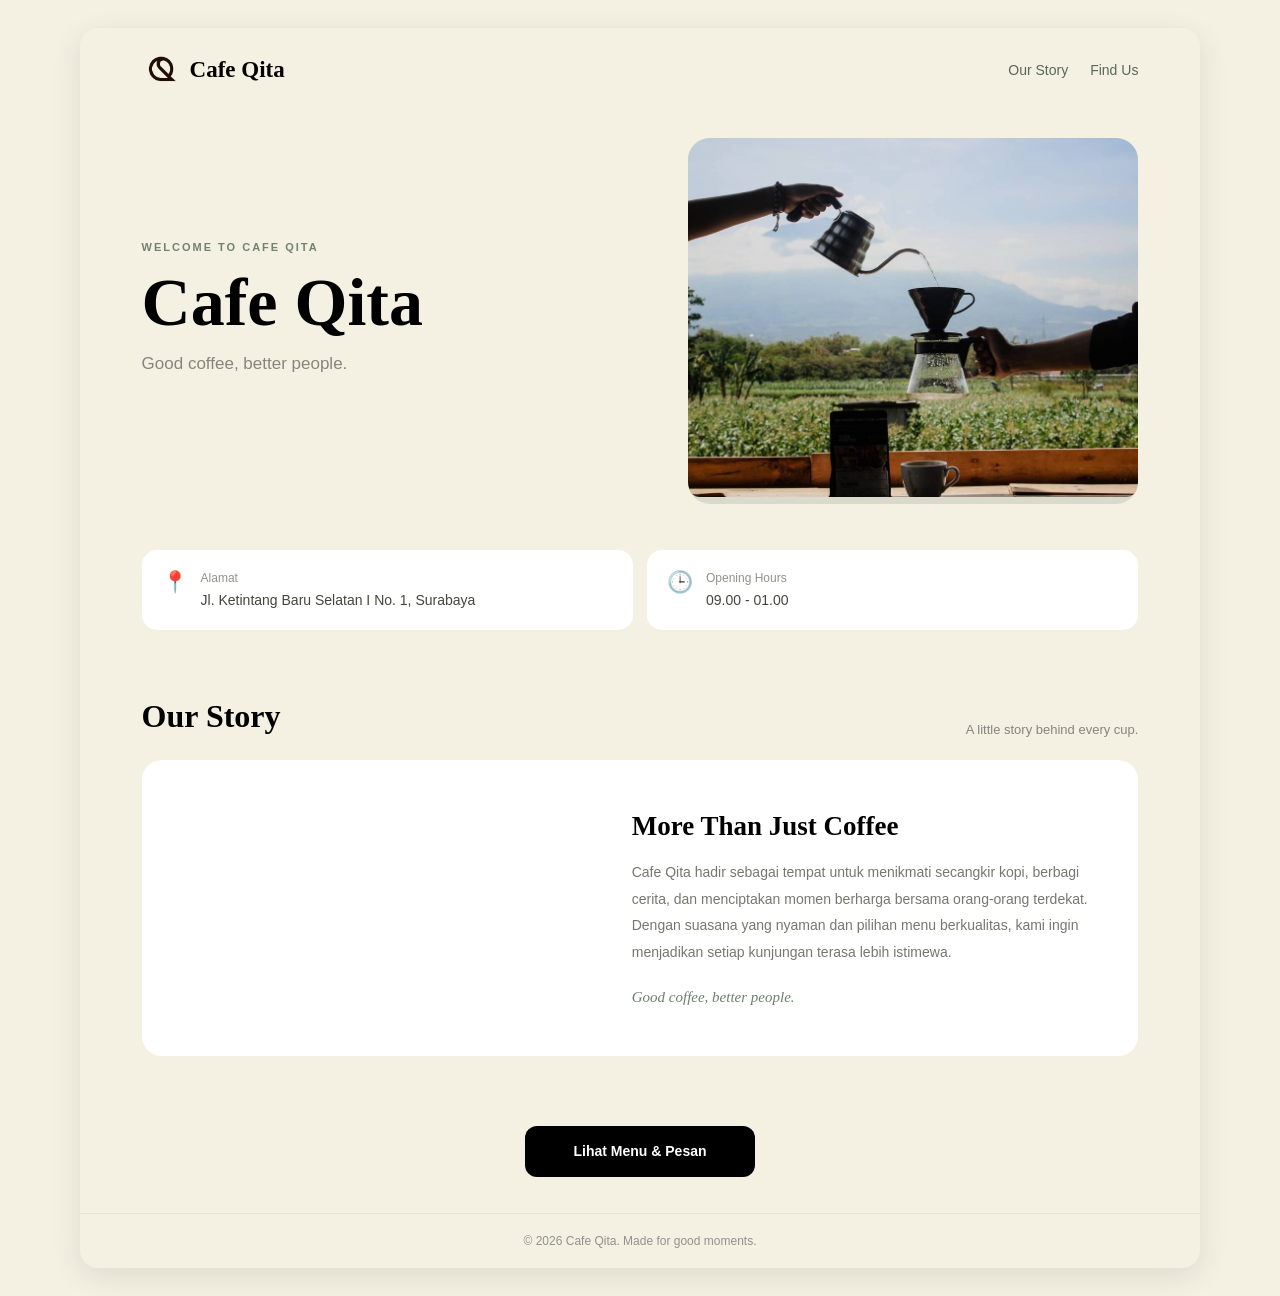
<file: index.html>
<!DOCTYPE html>
<html lang="id">
    <head>
        <meta charset="UTF-8" />
        <meta name="viewport" content="width=device-width, initial-scale=1.0" />
        <title>Cafe Qita | Good coffee, better people.</title>
        <link rel="stylesheet" href="css/profile.css" />
    </head>

    <script>
        const params = new URLSearchParams(window.location.search);

        const idMeja = params.get("id_meja");
        const idPelanggan = params.get("id_pelanggan");

        if (idMeja) {
            sessionStorage.setItem("idMeja", idMeja);
        }

        if (idPelanggan) {
            sessionStorage.setItem("idPelanggan", idPelanggan);
        }

        const menuButton = document.querySelector(".bottom-cta .btn");

        if (menuButton) {
            const meja = sessionStorage.getItem("idMeja");
            const pelanggan = sessionStorage.getItem("idPelanggan");

            if (meja) {
                menuButton.href =
                    "menu.html?id_meja=" +
                    encodeURIComponent(meja) +
                    "&id_pelanggan=" +
                    encodeURIComponent(pelanggan || "");
            }
        }
    </script>

    <body>
        <main class="page">
            <header class="navbar">
                <a class="brand" href="#">
                    <img src="assets/logocafe.png" alt="Logo Cafe Qita" />
                    <span>Cafe Qita</span>
                </a>

                <div class="nav-right">
                    <a class="nav-link" href="#our-story">Our Story</a>
                    <a class="nav-link" href="#information">Find Us</a>
                </div>
            </header>

            <section class="hero">
                <div class="hero-copy">
                    <p class="eyebrow">Welcome to Cafe Qita</p>
                    <h1>Cafe Qita</h1>
                    <p class="tagline">Good coffee, better people.</p>
                </div>
                <div class="hero-image">
                    <img
                        src="assets/fotoindex.jpeg"
                        alt="Interior cafe yang nyaman"
                        style="width: 100%; height: 100%; object-fit: cover; border-radius: 12px"
                    />
                </div>
            </section>

            <section class="info-grid" id="information">
                <div class="info-card">
                    <span class="info-icon">📍</span>
                    <div>
                        <span class="info-label">Alamat</span>
                        <p class="info-value">Jl. Ketintang Baru Selatan I No. 1, Surabaya</p>
                    </div>
                </div>
                <div class="info-card">
                    <span class="info-icon">🕒</span>
                    <div>
                        <span class="info-label">Opening Hours</span>
                        <p class="info-value">09.00 - 01.00</p>
                    </div>
                </div>
            </section>

            <section class="story-section" id="our-story">
                <div class="section-top">
                    <h2>Our Story</h2>
                    <p>A little story behind every cup.</p>
                </div>
                <article class="story-card">
                    <div
                        class="story-image"
                        role="img"
                        aria-label="Suasana dan kopi di Cafe Qita"
                    ></div>
                    <div class="story-copy">
                        <h3>More Than Just Coffee</h3>
                        <p>
                            Cafe Qita hadir sebagai tempat untuk menikmati secangkir kopi, berbagi
                            cerita, dan menciptakan momen berharga bersama orang-orang terdekat.
                            Dengan suasana yang nyaman dan pilihan menu berkualitas, kami ingin
                            menjadikan setiap kunjungan terasa lebih istimewa.
                        </p>
                        <span class="story-note">Good coffee, better people.</span>
                    </div>
                </article>
            </section>

            <div class="bottom-cta">
                <a class="btn" href="menu.html">Lihat Menu &amp; Pesan</a>
            </div>

            <footer>© 2026 Cafe Qita. Made for good moments.</footer>
        </main>
    </body>
</html>
</file>
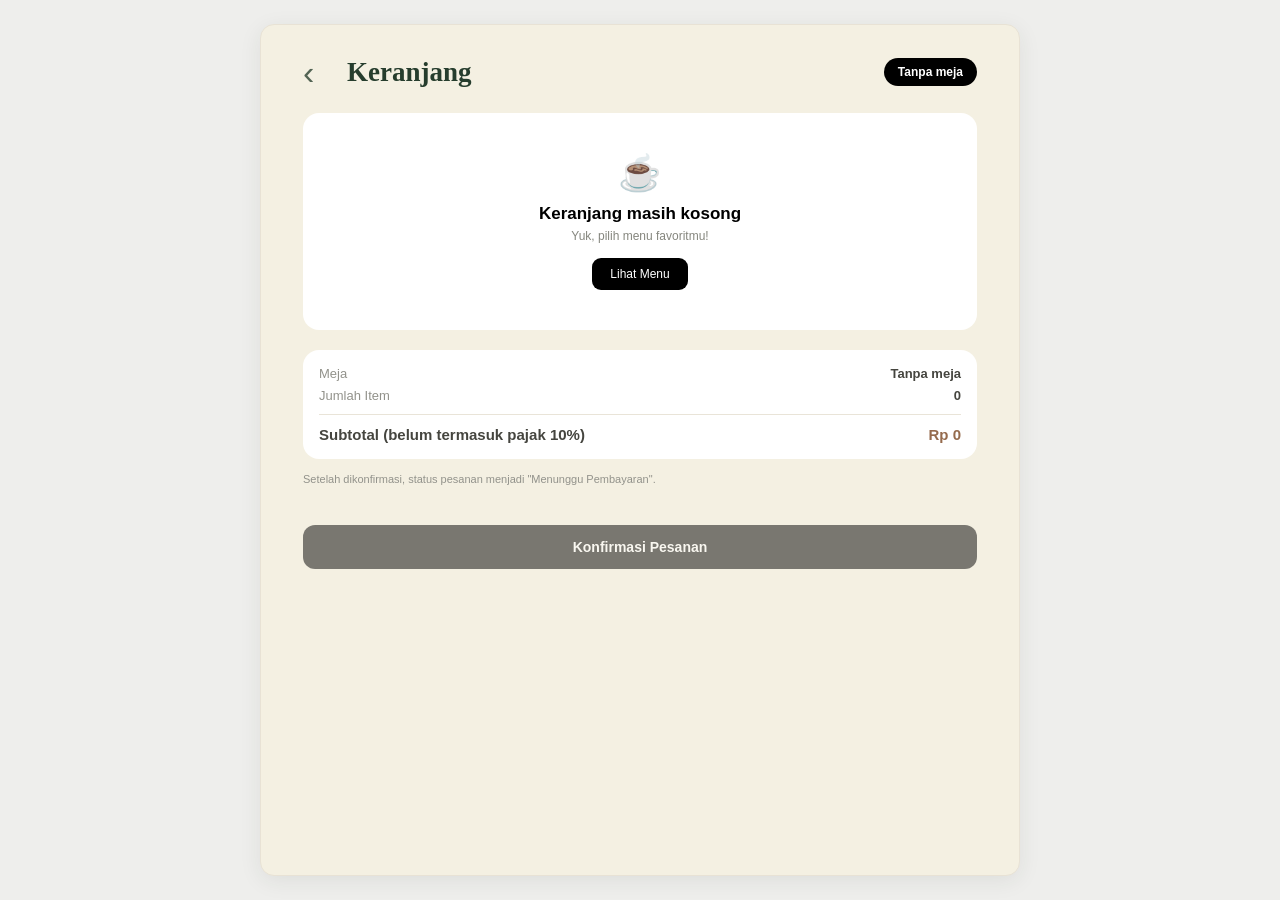
<file: keranjang.html>
<!DOCTYPE html>
<html lang="id">
    <head>
        <meta charset="UTF-8" />
        <meta name="viewport" content="width=device-width, initial-scale=1.0" />
        <title>Keranjang | Cafe Qita</title>
        <link rel="stylesheet" href="css/keranjang.css" />
    </head>
    <body>
        <main class="cart-page">
            <header class="cart-header">
                <a href="menu.html" class="back-link">‹</a>
                <h1>Keranjang</h1>
                <span class="table-pill" id="table-number">Tanpa meja</span>
            </header>

            <section class="cart-items" id="cart-items"></section>

            <section class="order-summary">
                <div class="summary-row">
                    <span>Meja</span>
                    <strong id="summary-table-number">Tanpa meja</strong>
                </div>

                <div class="summary-row">
                    <span>Jumlah Item</span>
                    <strong id="total-items">0</strong>
                </div>

                <div class="summary-divider"></div>

                <div class="summary-row total-row">
                    <strong>Subtotal (belum termasuk pajak 10%)</strong>
                    <strong id="total-price">Rp 0</strong>
                </div>
            </section>

            <p class="cart-note">
                Setelah dikonfirmasi, status pesanan menjadi "Menunggu Pembayaran".
            </p>

            <div class="bottom-action">
                <button class="confirm-button" id="confirm-order">Konfirmasi Pesanan</button>
            </div>
        </main>

        <div class="popup-overlay" id="confirmation-popup">
            <div class="confirmation-popup">
                <h2>Pesanan sudah sesuai?</h2>

                <p>Pastikan pesanan Anda sudah benar sebelum melanjutkan ke pembayaran.</p>

                <div class="popup-buttons">
                    <button class="cancel-button" id="cancel-order">Batal</button>

                    <button class="payment-button" id="continue-payment">
                        Lanjut<br />Pembayaran
                    </button>
                </div>
            </div>
        </div>

        <script src="data.js"></script>
        <script src="keranjang.js"></script>
    </body>
</html>
</file>
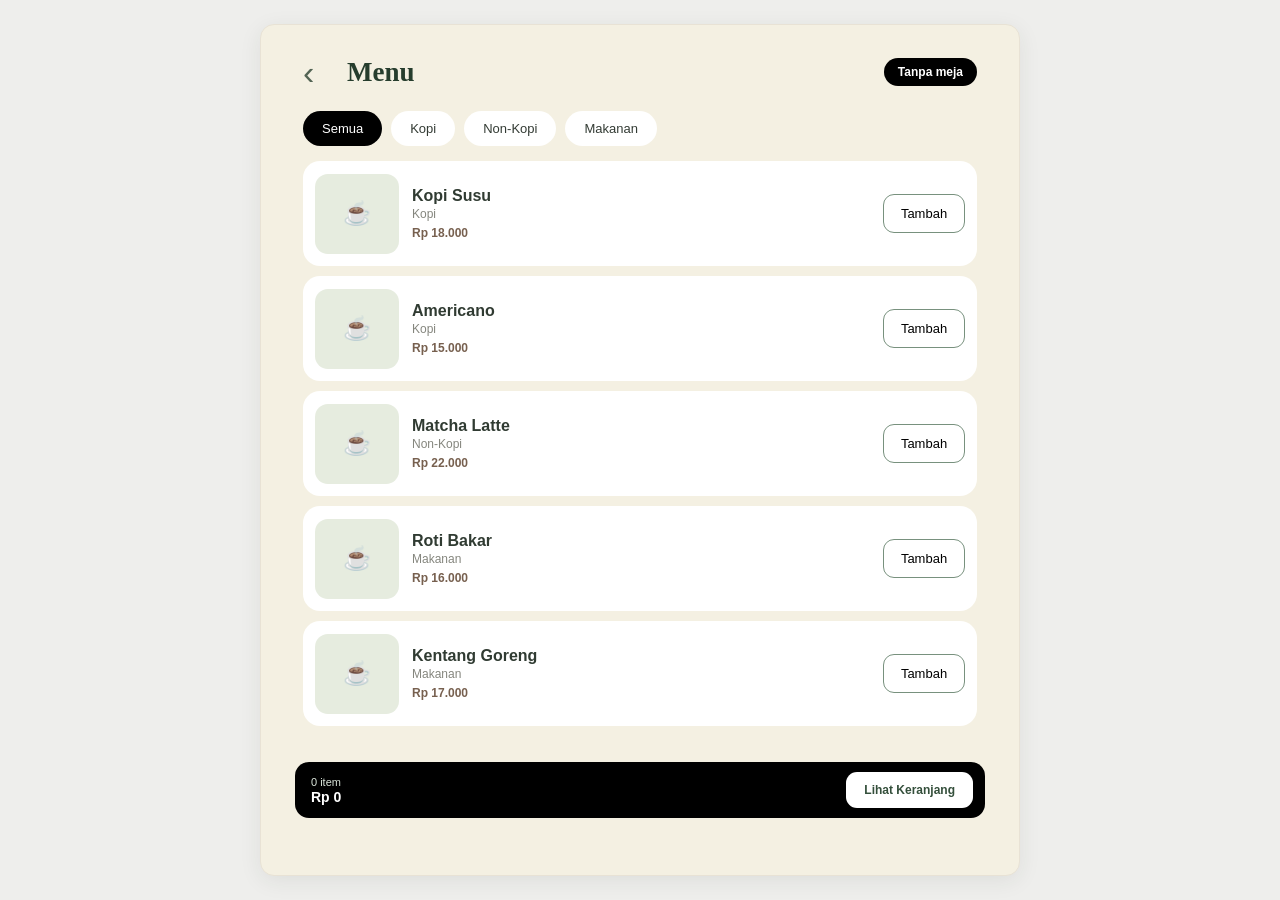
<file: menu.html>
<!DOCTYPE html>
<html lang="id">
    <head>
        <meta charset="UTF-8" />
        <meta name="viewport" content="width=device-width, initial-scale=1.0" />
        <title>Menu | Cafe Qita</title>
        <link rel="stylesheet" href="css/menu.css" />
    </head>
    <body>
        <main class="menu-page">
            <header class="menu-header">
                <a href="index.html" class="back-link">‹</a>
                <h1>Menu</h1>
                <span class="table-pill" id="table-number">Tanpa meja</span>
            </header>

            <nav class="category-list">
                <button class="category active" data-category="Semua">Semua</button>
                <button class="category" data-category="Kopi">Kopi</button>
                <button class="category" data-category="Non-Kopi">Non-Kopi</button>
                <button class="category" data-category="Makanan">Makanan</button>
            </nav>

            <section class="product-list" id="product-list"></section>

            <section class="cart-bar">
                <div class="cart-summary">
                    <span id="cart-count">0 item</span>
                    <strong id="cart-total">Rp 0</strong>
                </div>
                <button class="cart-button" id="view-cart">Lihat Keranjang</button>
            </section>
        </main>

        <script src="data.js"></script>
        <script src="menu.js"></script>
    </body>
</html>
</file>
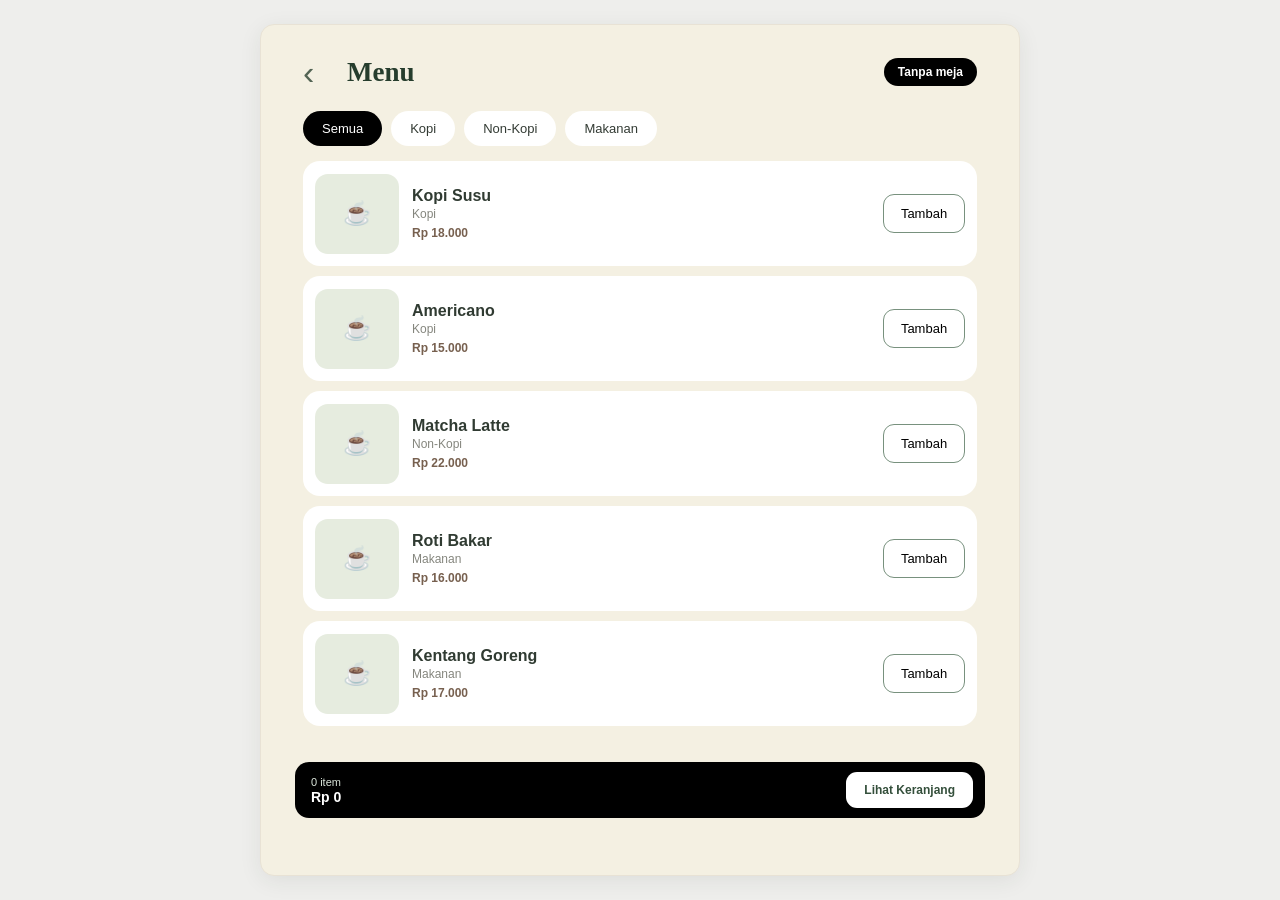
<file: pembayaran.html>
<!DOCTYPE html>
<html lang="id">
    <head>
        <meta charset="UTF-8" />
        <meta name="viewport" content="width=device-width, initial-scale=1.0" />
        <title>Pembayaran | Cafe Qita</title>
        <link rel="stylesheet" href="css/checkout.css" />
    </head>
    <body>
        <main class="checkout-page">
            <header class="checkout-header">
                <a class="back-link" id="back-link" href="keranjang.html">‹</a>
                <h1>Pembayaran</h1>
                <span class="table-pill" id="table-number">Tanpa meja</span>
            </header>
            <section class="panel">
                <h2>Data Pemesan</h2>
                <label class="field-label" for="customer-name">Nama pelanggan</label
                ><input
                    class="field-input"
                    id="customer-name"
                    type="text"
                    maxlength="60"
                    placeholder="Masukkan nama Anda"
                    autocomplete="name"
                />
                <p class="error" id="name-error" hidden>Nama pelanggan wajib diisi.</p>
            </section>
            <section class="panel">
                <h2>Complete Payment</h2>
                <label class="payment-option" for="payment-qris">
                    <span><strong>QRIS</strong><small>Scan untuk membayar</small></span>
                    <input
                        type="radio"
                        id="payment-qris"
                        name="payment-method"
                        value="QRIS"
                        checked
                    />
                </label>
            </section>
            <section class="panel">
                <h2>Ringkasan Pembayaran</h2>
                <div id="order-summary"></div>
                <div class="checkout-divider"></div>
                <div class="checkout-row checkout-total">
                    <span>Total pembayaran</span><strong id="grand-total">Rp 0</strong>
                </div>
            </section>
            <div class="notice">
                Periksa kembali nama dan total pesanan sebelum melanjutkan pembayaran.
            </div>
            <div class="action-bar">
                <button class="primary-btn" id="continue-payment">Bayar</button>
            </div>

            <div class="confirm-overlay" id="confirm-overlay" hidden>
                <section
                    class="confirm-dialog"
                    role="dialog"
                    aria-modal="true"
                    aria-labelledby="confirm-title"
                >
                    <h2 id="confirm-title">Cek lagi sebelum bayar</h2>
                    <p id="confirm-message">Pastikan nama dan total pesanan sudah benar.</p>
                    <div class="confirm-actions">
                        <button type="button" class="confirm-check" id="review-order">
                            Cek Lagi
                        </button>
                        <button type="button" class="confirm-pay" id="confirm-pay">
                            Bayar Sekarang
                        </button>
                    </div>
                </section>
            </div>
        </main>
        <script src="data.js"></script>
        <script src="pembayaran.js"></script>
    </body>
</html>
</file>
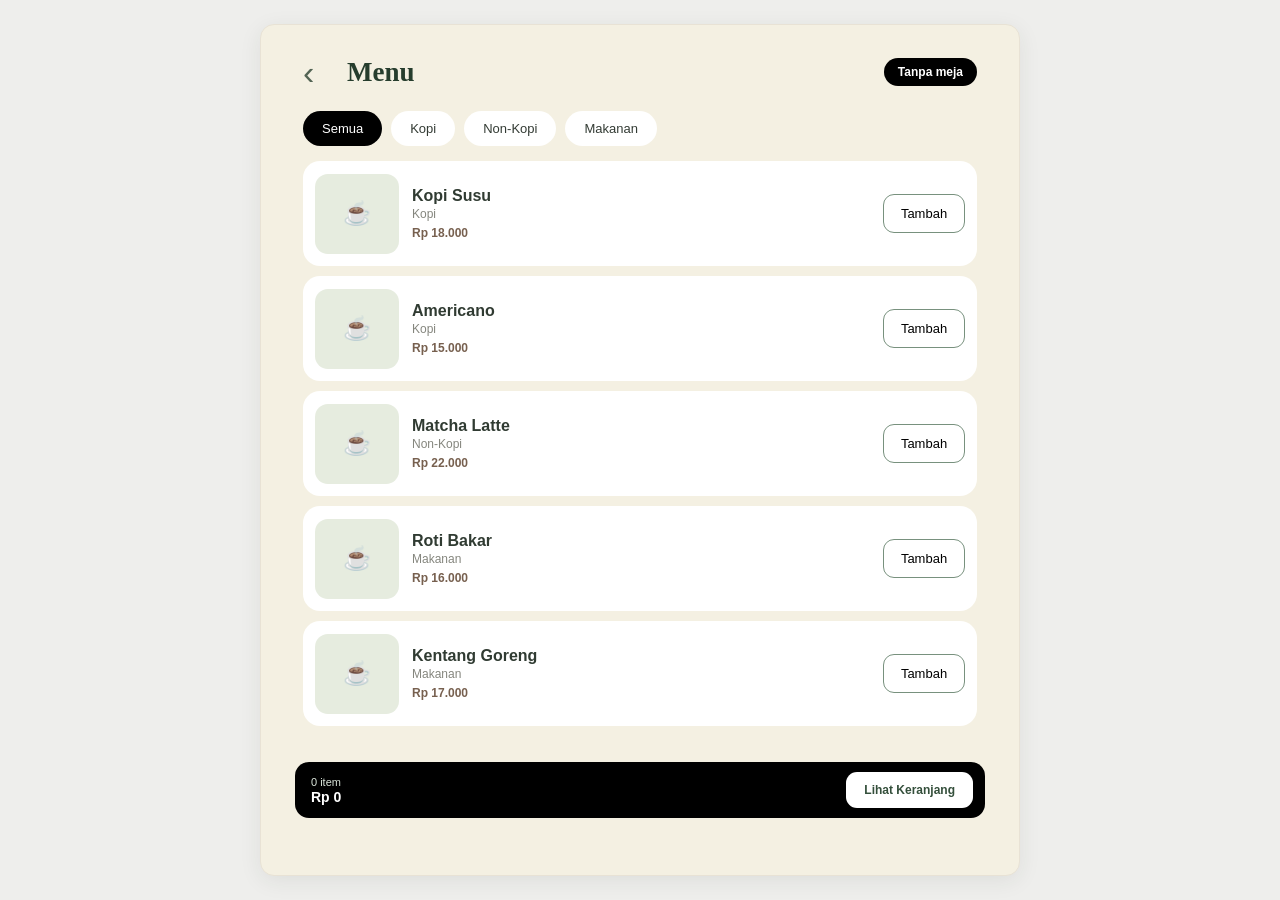
<file: qris.html>
<!DOCTYPE html>
<html lang="id">
    <head>
        <meta charset="UTF-8" />
        <meta name="viewport" content="width=device-width, initial-scale=1.0" />
        <title>Pembayaran QRIS | Cafe Qita</title>
        <link rel="stylesheet" href="css/checkout.css" />
    </head>
    <body>
        <main class="checkout-page">
            <header class="checkout-header">
                <a class="back-link" href="pembayaran.html">‹</a>
                <h1>Pembayaran QRIS</h1>
            </header>
            <section class="panel center">
                <p class="muted">Selesaikan pembayaran sebelum waktu habis</p>
                <div class="timer" id="timer">10:00</div>
                <div class="qris-image-wrap">
                    <img
                        class="qris-image"
                        src="assets/qris-cafe-qita.jpeg"
                        alt="Kode QRIS resmi Cafe Qita"
                    />
                </div>
                <p class="muted">Total pembayaran</p>
                <h2 id="total-payment">Rp 0</h2>
                <p class="notice" style="margin-top: 14px">
                    Scan QRIS Cafe Qita di atas melalui aplikasi pembayaran. Masukkan nominal sesuai
                    total pembayaran yang tertera.
                </p>
                <p class="error" id="expired-message" hidden>
                    Waktu pembayaran habis. Silakan ulangi proses pembayaran.
                </p>
            </section>
            <section class="panel">
                <h2>Instruksi</h2>
                <p class="muted">1. Buka aplikasi pembayaran yang mendukung QRIS.</p>
                <p class="muted">2. Scan kode QRIS resmi Cafe Qita.</p>
                <p class="muted">
                    3. Masukkan nominal sesuai total pembayaran yang tertera, lalu pastikan nama
                    merchant dan nominal sudah benar sebelum membayar.
                </p>
            </section>
            <div class="action-bar">
                <button class="primary-btn" id="simulate-payment">
                    Simulasikan Pembayaran Berhasil
                </button>
                <p class="muted center" style="margin-top: 8px">
                    Tombol simulasi hanya untuk pengujian tugas.
                </p>
            </div>
        </main>
        <script src="qris.js"></script>
    </body>
</html>
</file>
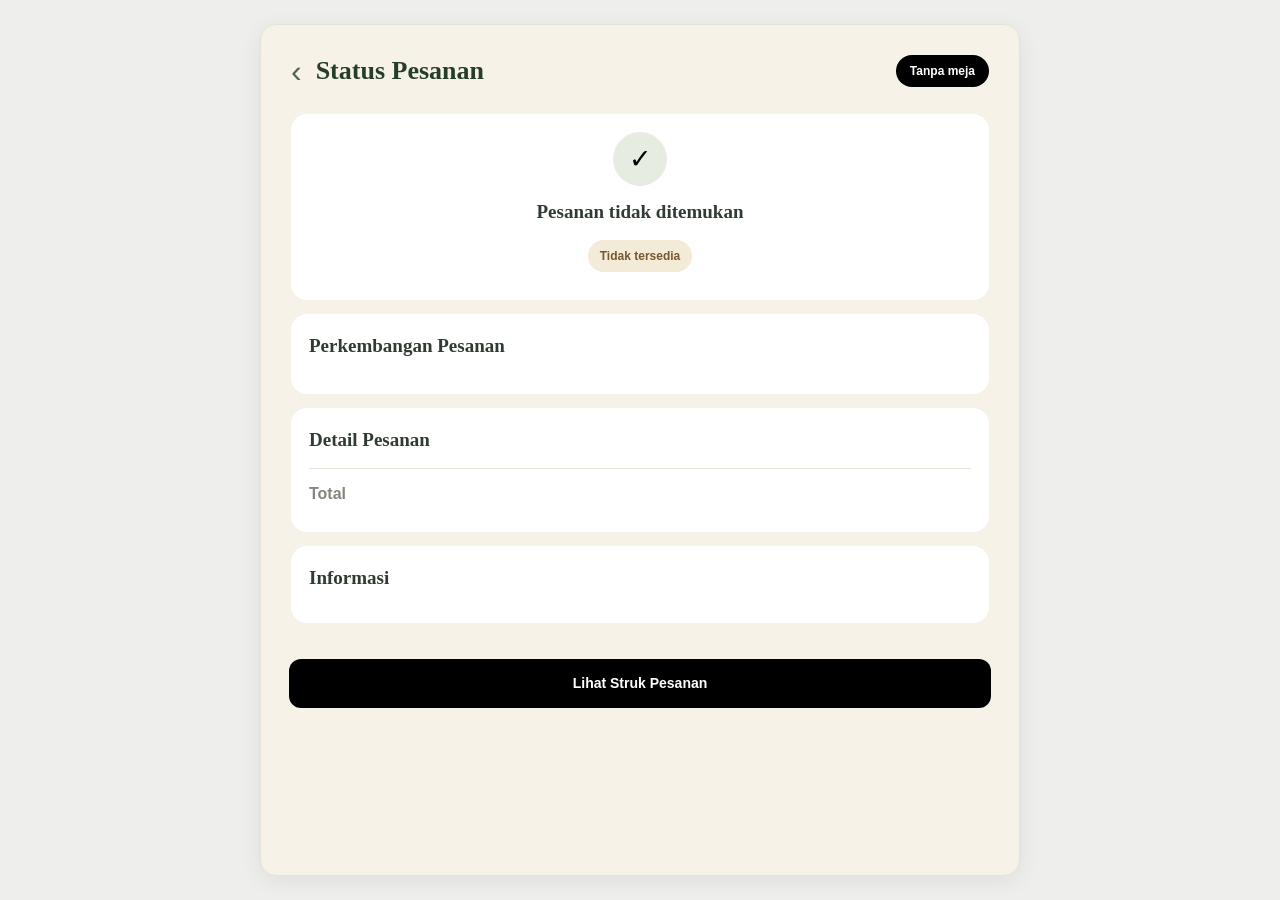
<file: status-pesanan.html>
<!DOCTYPE html>
<html lang="id">
    <head>
        <meta charset="UTF-8" />
        <meta name="viewport" content="width=device-width, initial-scale=1.0" />
        <title>Status Pesanan | Cafe Qita</title>
        <link rel="stylesheet" href="css/checkout.css" />
    </head>
    <body>
        <main class="checkout-page">
            <header class="checkout-header">
                <a class="back-link" href="menu.html">‹</a>
                <h1>Status Pesanan</h1>
                <span class="table-pill" id="table-number">Tanpa meja</span>
            </header>
            <section class="panel center">
                <div class="success-mark">✓</div>
                <h2 id="status-title">Pesanan diterima</h2>
                <span class="status-badge" id="status-badge">Diproses</span>
                <p class="muted" id="order-number" style="margin-top: 10px"></p>
            </section>
            <section class="panel">
                <h2>Perkembangan Pesanan</h2>
                <div class="status-steps" id="status-steps"></div>
            </section>
            <section class="panel">
                <h2>Detail Pesanan</h2>
                <div id="items-detail"></div>
                <div class="checkout-divider"></div>
                <div class="checkout-row checkout-total">
                    <span>Total</span><strong id="order-total"></strong>
                </div>
            </section>
            <section class="panel">
                <h2>Informasi</h2>
                <p class="muted" id="order-info"></p>
            </section>
            <div class="action-bar">
                <a class="primary-btn" id="receipt-link" href="struk.html">Lihat Struk Pesanan</a>
            </div>
        </main>
        <script src="status-pesanan.js"></script>
    </body>
</html>
</file>
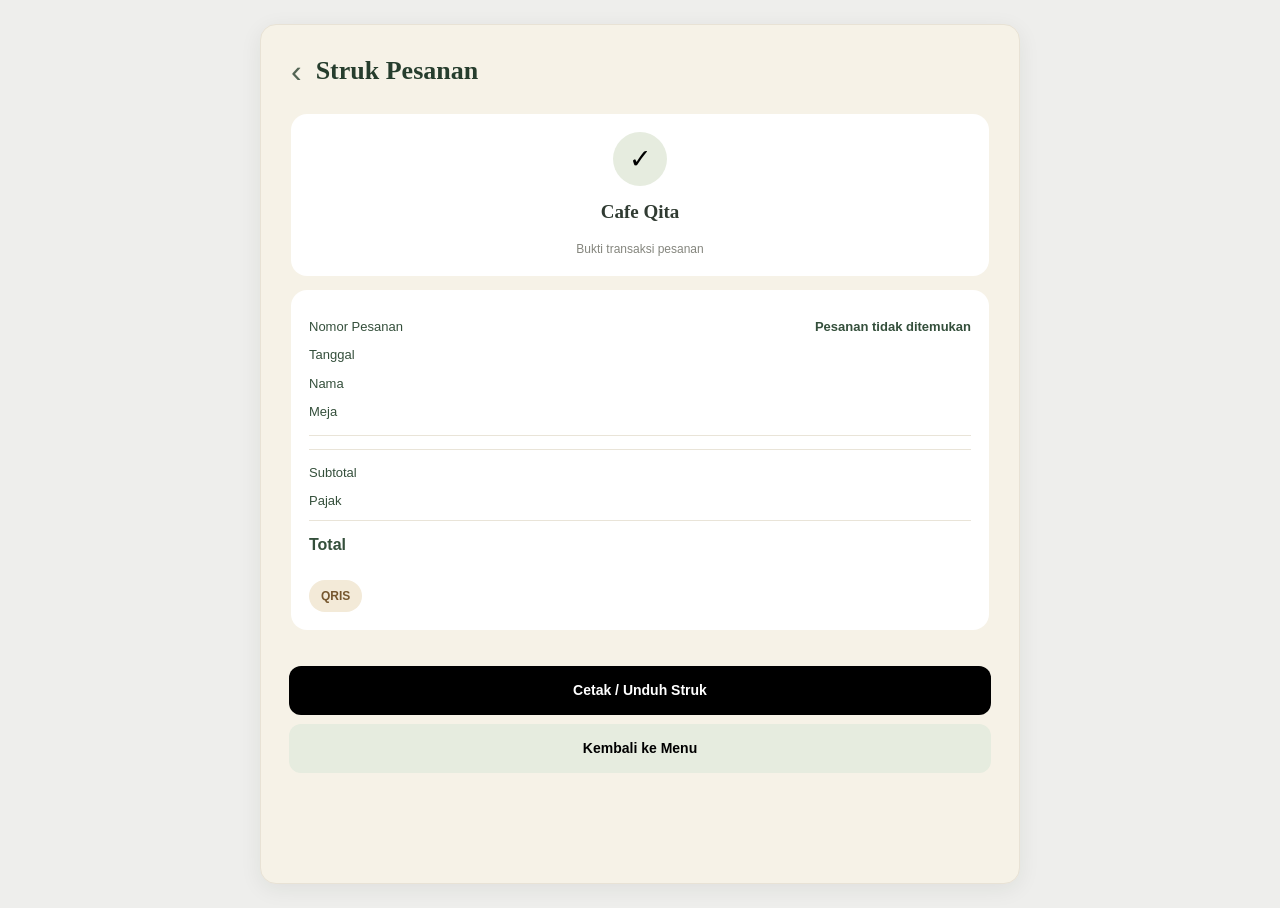
<file: struk.html>
<!DOCTYPE html>
<html lang="id">
    <head>
        <meta charset="UTF-8" />
        <meta name="viewport" content="width=device-width, initial-scale=1.0" />
        <title>Struk Pesanan | Cafe Qita</title>
        <link rel="stylesheet" href="css/checkout.css" />
    </head>
    <body>
        <main class="checkout-page">
            <header class="checkout-header">
                <a class="back-link" href="status-pesanan.html">‹</a>
                <h1>Struk Pesanan</h1>
            </header>
            <section class="panel center">
                <div class="success-mark">✓</div>
                <h2>Cafe Qita</h2>
                <p class="muted">Bukti transaksi pesanan</p>
            </section>
            <section class="panel">
                <div class="receipt-line">
                    <span>Nomor Pesanan</span><strong id="receipt-id"></strong>
                </div>
                <div class="receipt-line">
                    <span>Tanggal</span><strong id="receipt-date"></strong>
                </div>
                <div class="receipt-line"><span>Nama</span><strong id="receipt-name"></strong></div>
                <div class="receipt-line">
                    <span>Meja</span><strong id="receipt-table"></strong>
                </div>
                <div class="checkout-divider"></div>
                <div id="receipt-items"></div>
                <div class="checkout-divider"></div>
                <div class="receipt-line">
                    <span>Subtotal</span><strong id="receipt-subtotal"></strong>
                </div>
                <div class="receipt-line"><span>Pajak</span><strong id="receipt-tax"></strong></div>
                <div class="receipt-line receipt-total">
                    <span>Total</span><strong id="receipt-total"></strong>
                </div>
                <p class="status-badge" id="receipt-payment" style="margin-top: 14px">QRIS</p>
            </section>
            <div class="action-bar no-print">
                <button class="primary-btn" id="print-receipt">Cetak / Unduh Struk</button
                ><a class="secondary-btn" href="menu.html" style="margin-top: 9px"
                    >Kembali ke Menu</a
                >
            </div>
        </main>
        <script src="struk.js"></script>
    </body>
</html>
</file>
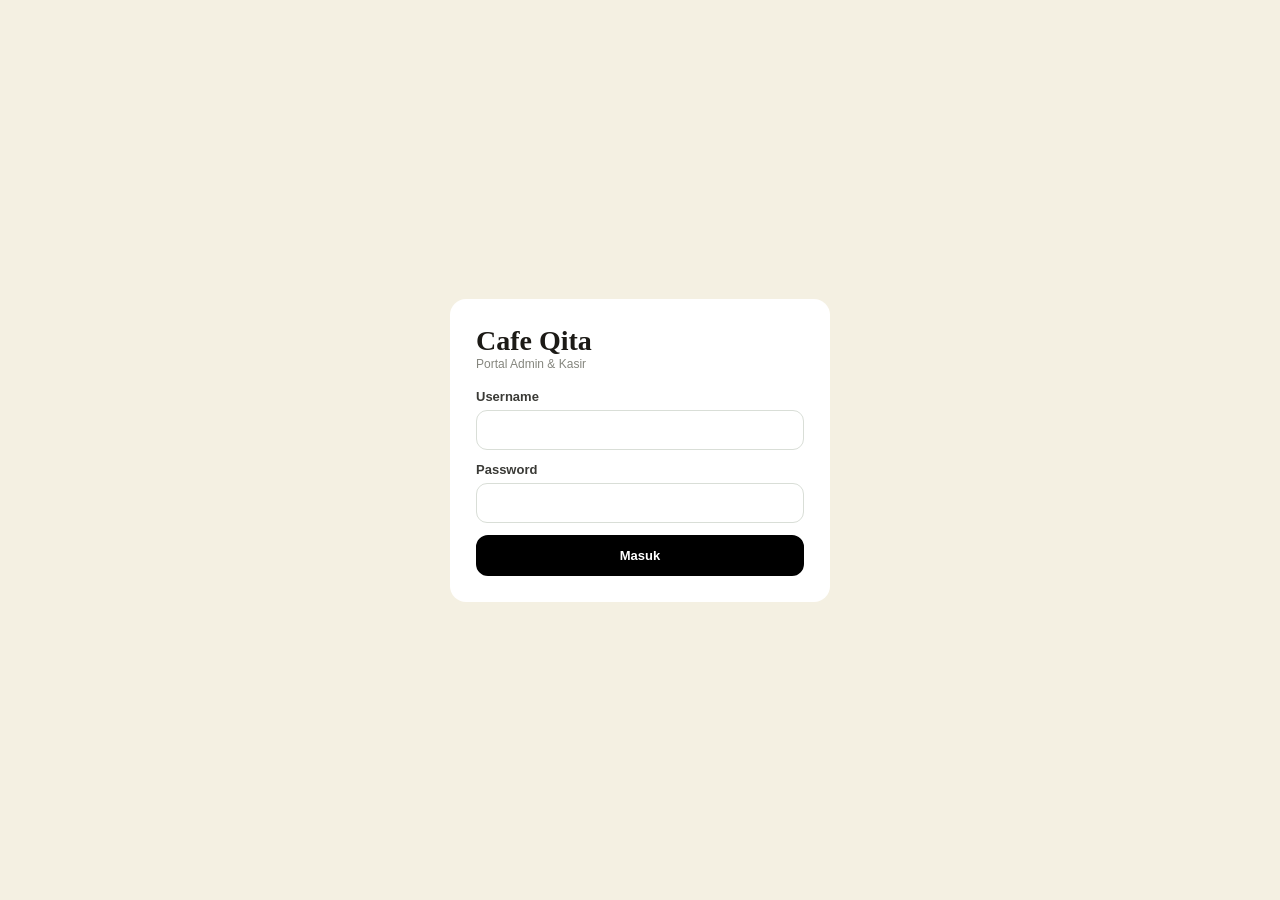
<file: portal/admin.html>
<!DOCTYPE html>
<html lang="id">
    <head>
        <meta charset="UTF-8" />
        <meta name="viewport" content="width=device-width, initial-scale=1.0" />
        <title>Admin | Cafe Qita</title>
        <link rel="stylesheet" href="portal.css" />
    </head>
    <body>
        <div class="shell">
            <aside class="sidebar">
                <div class="brand">
                    <img src="../assets/logocafe.png" alt="" onerror="this.hidden = true" />
                    <strong>Cafe Qita</strong>
                </div>
                <nav class="nav">
                    <button class="active" data-view="dashboard">Dashboard</button>
                    <button data-view="laporan">Laporan</button>
                    <button id="logout">Logout</button>
                </nav>
                <div class="side-user"><strong id="user-nama"></strong><small>Admin</small></div>
            </aside>

            <main class="content">
                <div id="view-dashboard" class="content" style="padding: 0">
                    <div class="greeting"><h1 id="hello">Halo!</h1></div>

                    <section class="stats">
                        <div class="stat">
                            <div><span>Total Menu</span><strong id="st-menu">0</strong></div>
                        </div>
                        <div class="stat">
                            <div><span>Total Transaksi</span><strong id="st-trx">0</strong></div>
                        </div>
                        <div class="stat">
                            <div>
                                <span>Total Pendapatan</span><strong id="st-uang">Rp 0</strong>
                            </div>
                        </div>
                    </section>

                    <div class="grid-2">
                        <section class="card">
                            <div class="card-head">
                                <h2>Daftar Menu</h2>
                                <button class="btn" id="tambah-menu">+ Tambah Menu</button>
                            </div>
                            <div class="table-wrap">
                                <table>
                                    <thead>
                                        <tr>
                                            <th>ID</th>
                                            <th>Nama Menu</th>
                                            <th>Kategori</th>
                                            <th>Harga</th>
                                            <th>Status</th>
                                            <th>Aksi</th>
                                        </tr>
                                    </thead>
                                    <tbody id="menu-body"></tbody>
                                </table>
                            </div>
                            <div class="card-foot">
                                <button class="btn soft" data-view="laporan">
                                    Lihat Laporan →
                                </button>
                            </div>
                        </section>

                        <section class="card">
                            <div class="card-head"><h2>Transaksi Terbaru</h2></div>
                            <div class="table-wrap">
                                <table>
                                    <thead>
                                        <tr>
                                            <th>No.</th>
                                            <th>Tanggal</th>
                                            <th>Total</th>
                                            <th>Bayar</th>
                                            <th>Status</th>
                                        </tr>
                                    </thead>
                                    <tbody id="trx-body"></tbody>
                                </table>
                            </div>
                        </section>
                    </div>
                </div>

                <div id="view-laporan" class="content" hidden style="padding: 0">
                    <div class="greeting"><h1>Laporan Pesanan &amp; Rekap Pendapatan</h1></div>
                    <section class="stats">
                        <div class="stat">
                            <div><span>Total Pesanan</span><strong id="lp-total">0</strong></div>
                        </div>
                        <div class="stat">
                            <div>
                                <span>Total Pendapatan</span><strong id="lp-uang">Rp 0</strong>
                            </div>
                        </div>
                    </section>
                    <div class="report-grid">
                        <section class="card">
                            <div class="card-head"><h2>Jumlah Terjual per Menu</h2></div>
                            <table>
                                <thead>
                                    <tr>
                                        <th>Menu</th>
                                        <th>Terjual</th>
                                    </tr>
                                </thead>
                                <tbody id="lp-menu"></tbody>
                            </table>
                        </section>
                        <section class="card">
                            <div class="card-head"><h2>Pendapatan Lunas per Metode Bayar</h2></div>
                            <table>
                                <thead>
                                    <tr>
                                        <th>Metode</th>
                                        <th>Transaksi</th>
                                        <th>Pendapatan</th>
                                    </tr>
                                </thead>
                                <tbody id="lp-metode"></tbody>
                            </table>
                        </section>
                    </div>
                </div>
            </main>
        </div>

        <div class="overlay" id="modal-menu">
            <div class="dialog">
                <h2 id="judul-menu">Tambah Menu</h2>
                <div class="form-row">
                    <label for="m-nama">Nama Menu</label><input class="input" id="m-nama" />
                </div>
                <div class="form-2">
                    <div class="form-row">
                        <label for="m-kategori">Kategori</label
                        ><select class="input" id="m-kategori"></select>
                    </div>
                    <div class="form-row">
                        <label for="m-harga">Harga (Rp)</label
                        ><input class="input" id="m-harga" type="number" min="1" />
                    </div>
                </div>
                <div class="form-row">
                    <label for="m-status">Status</label
                    ><select class="input" id="m-status">
                        <option>Tersedia</option>
                        <option>Habis</option>
                    </select>
                </div>
                <p class="error" id="m-error" hidden>Isi nama menu dan harga yang benar.</p>
                <div class="dialog-actions">
                    <button class="btn soft" id="batal-menu">Batal</button
                    ><button class="btn" id="simpan-menu">Simpan</button>
                </div>
            </div>
        </div>

        <script src="../data.js"></script>
        <script src="admin.js"></script>
    </body>
</html>
</file>
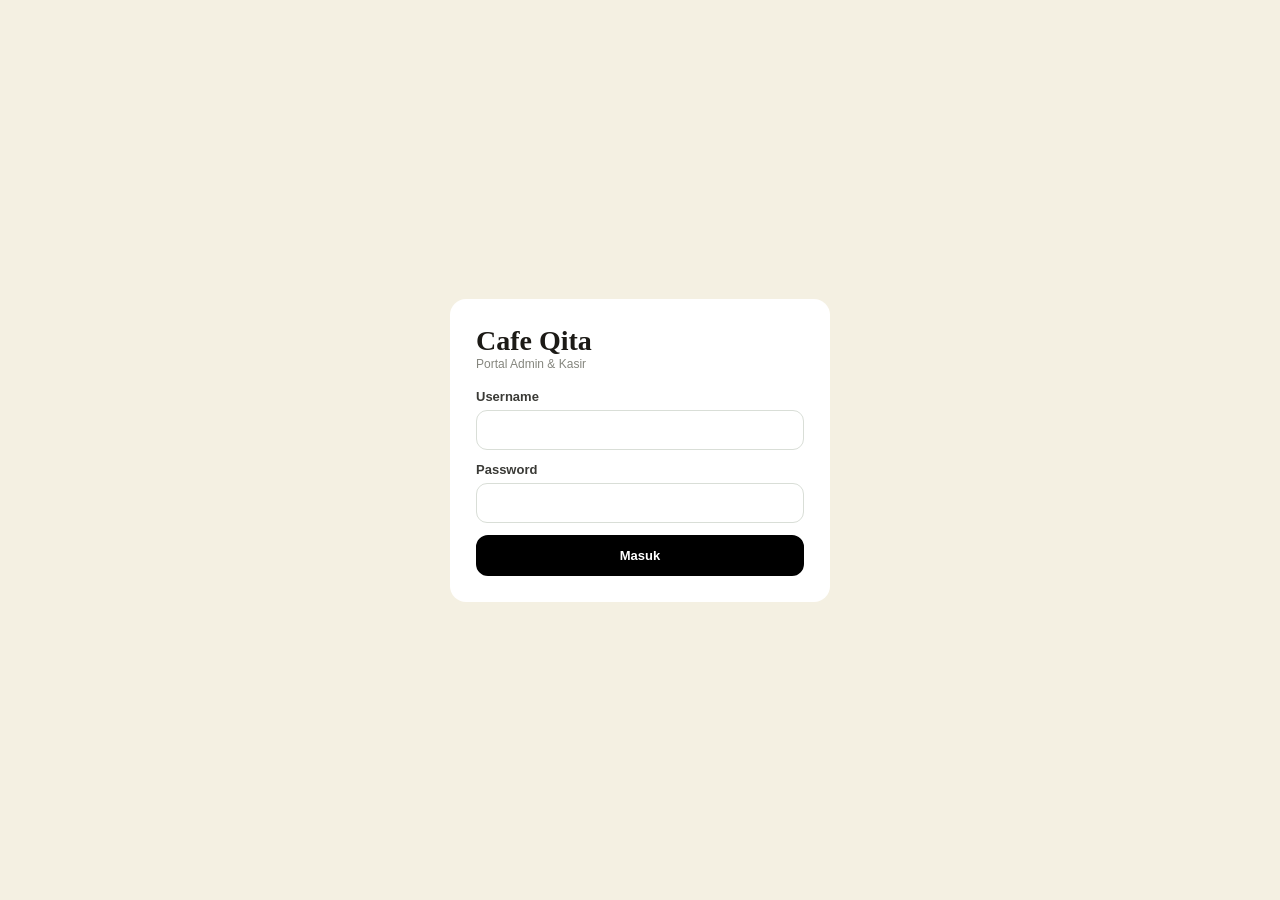
<file: portal/kasir.html>
<!DOCTYPE html>
<html lang="id">
    <head>
        <meta charset="UTF-8" />
        <meta name="viewport" content="width=device-width, initial-scale=1.0" />
        <title>Kasir | Cafe Qita</title>
        <link rel="stylesheet" href="portal.css" />
    </head>
    <body>
        <header class="topbar">
            <h1>Cafe Qita · Kasir</h1>
            <div class="user">
                <span id="user-nama"></span><button class="btn" id="logout">Keluar</button>
            </div>
        </header>

        <div class="pos">
            <aside class="filter">
                <h2>Pesanan</h2>
                <nav id="filter"></nav>
            </aside>
            <main class="orders-area">
                <div class="area-head">
                    <h2 id="judul-daftar">Pesanan Diproses</h2>
                    <button class="btn" id="tambah">+ Pesanan Baru</button>
                </div>
                <div class="order-grid" id="daftar"></div>
            </main>
        </div>

        <div class="overlay" id="modal">
            <div class="dialog">
                <h2 id="judul-modal">Pesanan Baru</h2>
                <div class="form-2">
                    <div class="form-row">
                        <label for="o-nama">Nama pelanggan</label
                        ><input class="input" id="o-nama" />
                    </div>
                    <div class="form-row">
                        <label for="o-meja">Nomor meja</label
                        ><input class="input" id="o-meja" placeholder="Opsional" />
                    </div>
                </div>
                <div class="form-row">
                    <label for="o-metode">Metode bayar</label
                    ><select class="input" id="o-metode">
                        <option>Tunai</option>
                        <option>QRIS</option>
                    </select>
                </div>
                <div id="o-menu"></div>
                <div class="pick-total" style="font-weight: 400">
                    <span>Subtotal</span><span id="o-sub">Rp 0</span>
                </div>
                <div class="pick-total" style="font-weight: 400">
                    <span>Pajak (10%)</span><span id="o-pajak">Rp 0</span>
                </div>
                <div class="pick-total"><span>Total</span><span id="o-total">Rp 0</span></div>
                <p class="error" id="o-error" hidden>Pilih minimal satu menu.</p>
                <div class="dialog-actions">
                    <button class="btn soft" id="batal">Batal</button
                    ><button class="btn" id="simpan">Simpan</button>
                </div>
            </div>
        </div>

        <script src="../data.js"></script>
        <script src="kasir.js"></script>
    </body>
</html>
</file>
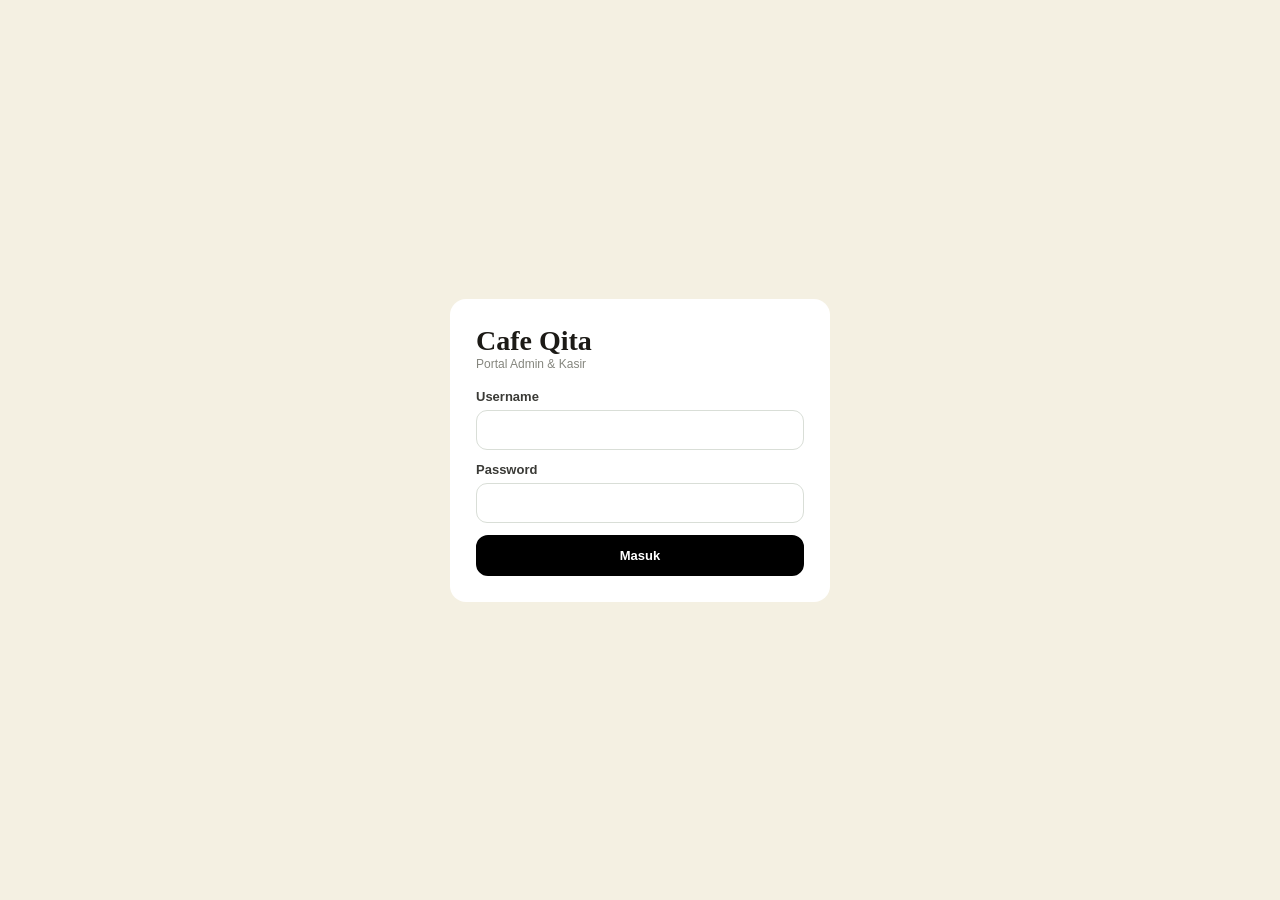
<file: portal/login.html>
<!DOCTYPE html>
<html lang="id">
    <head>
        <meta charset="UTF-8" />
        <meta name="viewport" content="width=device-width, initial-scale=1.0" />
        <title>Login | Cafe Qita</title>
        <link rel="stylesheet" href="portal.css" />
    </head>
    <body class="login-wrap">
        <main class="card login-card">
            <h1>Cafe Qita</h1>
            <p class="muted">Portal Admin &amp; Kasir</p>
            <form id="form">
                <div class="form-row">
                    <label for="user">Username</label
                    ><input class="input" id="user" autocomplete="username" required />
                </div>
                <div class="form-row">
                    <label for="pass">Password</label
                    ><input
                        class="input"
                        id="pass"
                        type="password"
                        autocomplete="current-password"
                        required
                    />
                </div>
                <p class="error" id="err" hidden>Username atau password salah.</p>
                <button class="btn" style="width: 100%">Masuk</button>
            </form>
        </main>
        <script src="../data.js"></script>
        <script>
            const tuju = (s) => (s.role === "admin" ? "admin.html" : "kasir.html");
            const sesi = DataCafe.sesi();
            if (sesi) location.replace(tuju(sesi));
            document.getElementById("form").addEventListener("submit", async (e) => {
                e.preventDefault();
                const akun = await DataCafe.login(
                    document.getElementById("user").value.trim(),
                    document.getElementById("pass").value
                );
                if (!akun) {
                    document.getElementById("err").hidden = false;
                    return;
                }
                location.href = tuju(akun);
            });
        </script>
    </body>
</html>
</file>
<file: css/profile.css>
:root {
    --cream: #f4f0e2;
    --green: #000000;
    --green-soft: #e6ecdf;
    --text: #344f3b;
    --muted: #85867e;
    --white: #fff;
    --line: #e9e4d8;
}

* {
    box-sizing: border-box;
    margin: 0;
    padding: 0;
}

body {
    font-family: Arial, Helvetica, sans-serif;
    background: #f4f0e2;
    color: var(--text);
    line-height: 1.5;
}

a {
    color: inherit;
    text-decoration: none;
}

.page {
    width: min(100% - 32px, 1120px);
    margin: 28px auto;
    background: var(--cream);
    border-radius: 18px;
    overflow: hidden;
    box-shadow: 0 8px 30px rgba(32, 48, 35, 0.1);
}

.navbar {
    display: flex;
    justify-content: space-between;
    align-items: center;
    gap: 20px;
    padding: 22px 5.5%;
}

.brand {
    display: flex;
    align-items: center;
    gap: 8px;
    font-family: Georgia, serif;
    font-size: 23px;
    font-weight: 700;
    color: #000000;
}

.brand img {
    width: 40px;
    height: 40px;
    object-fit: contain;
}

.nav-right {
    display: flex;
    align-items: center;
    gap: 22px;
    font-size: 14px;
    color: #59675a;
}

.nav-link:hover {
    color: #c3b091;
}

.hero {
    display: grid;
    grid-template-columns: 1.05fr 0.95fr;
    align-items: center;
    gap: 48px;
    padding: 26px 5.5% 58px;
}

.hero-copy {
    max-width: 490px;
}

.eyebrow {
    color: #71836f;
    text-transform: uppercase;
    letter-spacing: 2px;
    font-size: 11px;
    font-weight: 700;
    margin-bottom: 12px;
}

h1,
h2,
h3 {
    font-family: Georgia, "Times New Roman", serif;
    color: var(--green);
}

h1 {
    font-size: clamp(42px, 6vw, 68px);
    line-height: 1.04;
    margin-bottom: 13px;
}

.tagline {
    color: var(--muted);
    font-size: 17px;
    margin-bottom: 27px;
}

.hero-image {
    min-height: 320px;
    border-radius: 22px;
    overflow: hidden;
    background:
        linear-gradient(135deg, rgba(31, 54, 38, 0.12), rgba(31, 54, 38, 0.12)),
        url("https://images.unsplash.com/photo-1445116572660-236099ec97a0?auto=format&fit=crop&w=1200&q=85")
            center/cover;
}

.info-grid {
    display: grid;
    grid-template-columns: 1fr 1fr;
    gap: 14px;
    padding: 0 5.5%;
    margin-top: -12px;
}

.info-card {
    display: flex;
    align-items: flex-start;
    gap: 13px;
    background: var(--white);
    border-radius: 15px;
    padding: 19px 20px;
}

.info-icon {
    font-size: 21px;
    color: #668a73;
    line-height: 1.2;
}

.info-label {
    display: block;
    color: #92928b;
    font-size: 12px;
    margin-bottom: 3px;
}

.info-value {
    color: #45453f;
    font-size: 14px;
}

.story-section {
    padding: 62px 5.5% 70px;
}

.section-top {
    display: flex;
    align-items: end;
    justify-content: space-between;
    gap: 20px;
    margin-bottom: 20px;
}

.section-top h2 {
    font-size: 32px;
}

.section-top p {
    color: var(--muted);
    font-size: 13px;
}

.story-card {
    display: grid;
    grid-template-columns: 0.95fr 1.05fr;
    gap: 30px;
    align-items: center;
    background: white;
    border-radius: 20px;
    padding: 18px;
}

.story-image {
    min-height: 260px;
    border-radius: 14px;
    background: url("https://images.unsplash.com/photo-1442512595331-e89e73853f31?auto=format&fit=crop&w=1000&q=85")
        center/cover;
}

.story-copy {
    padding: 14px 20px 14px 0;
}

.story-copy h3 {
    font-size: 27px;
    margin-bottom: 12px;
}

.story-copy p {
    color: #77776f;
    font-size: 14px;
    line-height: 1.9;
    margin-bottom: 20px;
}

.story-note {
    color: #6c806d;
    font-family: Georgia, "Times New Roman", serif;
    font-style: italic;
    font-size: 15px;
}

.bottom-cta {
    display: flex;
    justify-content: center;
    padding: 0 5.5% 36px;
}

.btn {
    display: inline-block;
    background: var(--green);
    color: white;
    text-align: center;
    border-radius: 12px;
    padding: 15px 28px;
    min-width: 230px;
    font-size: 14px;
    font-weight: 700;
    transition:
        background 0.2s,
        transform 0.2s;
}

.btn:hover {
    background: #c3b091;
    transform: translateY(-2px);
}

footer {
    border-top: 1px solid var(--line);
    text-align: center;
    color: #92928b;
    font-size: 12px;
    padding: 18px;
}

@media (max-width: 700px) {
    .page {
        width: 100%;
        margin: 0 auto;
        border-radius: 0;
        min-height: 100vh;
    }

    .navbar {
        padding: 17px 20px;
    }

    .brand {
        font-size: 19px;
        gap: 7px;
    }

    .brand img {
        width: 30px;
        height: 30px;
    }

    .nav-right {
        gap: 12px;
    }

    .nav-link {
        display: none;
    }

    .table-pill {
        padding: 7px 12px;
        font-size: 11px;
    }

    .hero {
        grid-template-columns: 1fr;
        gap: 20px;
        padding: 14px 20px 30px;
    }

    .hero-copy {
        order: 1;
    }

    .hero-image {
        order: 0;
        min-height: 190px;
        border-radius: 17px;
    }

    h1 {
        font-size: 39px;
        margin-bottom: 5px;
    }

    .tagline {
        font-size: 14px;
        margin-bottom: 0;
    }

    .eyebrow {
        margin-bottom: 7px;
    }

    .info-grid {
        grid-template-columns: 1fr;
        gap: 10px;
        padding: 0 20px;
        margin-top: 0;
    }

    .info-card {
        padding: 13px 15px;
    }

    .story-section {
        padding: 34px 20px 30px;
    }

    .section-top {
        margin-bottom: 13px;
    }

    .section-top h2 {
        font-size: 23px;
    }

    .section-top p {
        font-size: 11px;
    }

    .story-card {
        grid-template-columns: 1fr;
        gap: 15px;
        padding: 12px;
        border-radius: 16px;
    }

    .story-image {
        min-height: 145px;
    }

    .story-copy {
        padding: 0 5px 7px;
    }

    .story-copy h3 {
        font-size: 20px;
        margin-bottom: 6px;
    }

    .story-copy p {
        font-size: 12px;
        line-height: 1.7;
        margin-bottom: 8px;
    }

    .story-note {
        font-size: 13px;
    }

    .bottom-cta {
        position: sticky;
        bottom: 0;
        background: var(--cream);
        border-top: 1px solid var(--line);
        padding: 12px 20px 16px;
    }

    .btn {
        width: 100%;
        min-width: 0;
        padding: 14px;
    }

    footer {
        padding-bottom: 20px;
    }
}

@media (min-width: 701px) and (max-width: 900px) {
    .hero {
        gap: 25px;
    }

    .hero-image {
        min-height: 270px;
    }

    .story-image {
        min-height: 220px;
    }

    .brand img {
        width: 32px;
        height: 32px;
    }
}
</file>
<file: css/keranjang.css>
:root {
    --cream: #f4f0e2;
    --green: #000000;
    --green-soft: #e6ecdf;
    --text: #344f3b;
    --muted: #85867e;
    --white: #ffffff;
    --line: #e9e4d8;
}

* {
    box-sizing: border-box;
    margin: 0;
    padding: 0;
}

body {
    min-height: 100vh;
    padding: 24px 16px;
    background: #eeeeec;
    color: var(--text);
    font-family: Arial, Helvetica, sans-serif;
}

button,
a {
    font: inherit;
}

.cart-page {
    width: min(100%, 760px);
    min-height: calc(100vh - 48px);
    margin: 0 auto;
    padding: 24px 28px 100px;
    position: relative;
    background: var(--cream);
    border: 1px solid #e8e2d5;
    border-radius: 14px;
    box-shadow: 0 5px 22px rgba(32, 48, 35, 0.08);
}

.cart-header {
    display: flex;
    align-items: center;
    gap: 16px;
    margin-bottom: 24px;
}

.back-link {
    width: 28px;
    color: #536454;
    font-size: 34px;
    line-height: 1;
    text-decoration: none;
}

.cart-header h1 {
    flex: 1;
    color: #263d2d;
    font-family: Georgia, "Times New Roman", serif;
    font-size: 27px;
}

.table-pill {
    padding: 7px 14px;
    border-radius: 25px;
    background: var(--green);
    color: white;
    font-size: 12px;
    font-weight: 700;
}

.cart-items {
    display: flex;
    flex-direction: column;
    gap: 10px;
}

.cart-item {
    display: flex;
    align-items: center;
    gap: 12px;
    min-height: 90px;
    padding: 10px;
    background: white;
    border-radius: 16px;
}

.cart-photo {
    width: 65px;
    height: 65px;
    flex: 0 0 65px;
    display: flex;
    align-items: center;
    justify-content: center;
    border-radius: 12px;
    background: var(--green-soft);
    color: var(--green);
    font-size: 22px;
}

.cart-info {
    flex: 1;
    min-width: 0;
}

.cart-info h2 {
    margin-bottom: 3px;
    color: #303b32;
    font-size: 14px;
}

.cart-info p {
    color: #8a8176;
    font-size: 12px;
}

.quantity-control {
    display: flex;
    align-items: center;
    gap: 10px;
}

.quantity-control button {
    width: 36px;
    height: 36px;
    border: 1px solid #d9ded7;
    border-radius: 11px;
    background: white;
    color: var(--text);
    font-size: 19px;
    cursor: pointer;
    transition: 0.2s;
}

.quantity-control button:hover {
    background: var(--green-soft);
    border-color: var(--green);
}

.quantity-number {
    min-width: 14px;
    text-align: center;
    color: #303b32;
    font-size: 14px;
    font-weight: 600;
}

.order-summary {
    margin-top: 17px;
    padding: 13px 14px;
    background: white;
    border-radius: 16px;
}

.summary-row {
    display: flex;
    align-items: center;
    justify-content: space-between;
    gap: 10px;
    margin-bottom: 7px;
    font-size: 13px;
}

.summary-row span {
    color: #92928b;
}

.summary-row strong {
    color: #45453f;
}

.summary-divider {
    height: 1px;
    margin: 11px 0;
    background: var(--line);
}

.total-row {
    margin-bottom: 0;
    font-size: 15px;
}

.total-row strong:last-child {
    color: #956b4d;
}

.cart-note {
    margin-top: 12px;
    color: #92928b;
    font-size: 11px;
    line-height: 1.5;
}

.empty-cart {
    padding: 40px 15px;
    text-align: center;
    color: var(--muted);
    background: white;
    border-radius: 16px;
}

.empty-cart span {
    display: block;
    margin-bottom: 10px;
    font-size: 35px;
}

.empty-cart h2 {
    margin-bottom: 5px;
    color: var(--green);
    font-size: 17px;
}

.empty-cart p {
    font-size: 12px;
}

.empty-cart a {
    display: inline-block;
    margin-top: 15px;
    padding: 9px 18px;
    border-radius: 9px;
    background: var(--green);
    color: white;
    font-size: 12px;
    text-decoration: none;
}

.bottom-action {
    position: sticky;
    bottom: 0;
    display: flex;
    justify-content: center;
    margin-top: 25px;
    padding: 12px 0 0;
    background: var(--cream);
}

.confirm-button {
    width: 100%;
    padding: 14px;
    border: none;
    border-radius: 12px;
    background: var(--green);
    color: white;
    font-size: 14px;
    font-weight: 700;
    cursor: pointer;
    transition: 0.2s;
}

.confirm-button:hover {
    background: #c3b091;
}

.confirm-button:disabled {
    opacity: 0.5;
    cursor: not-allowed;
}

@media (min-width: 701px) {
    .cart-page {
        padding: 30px 42px 40px;
    }

    .cart-item {
        min-height: 100px;
        padding: 12px;
    }

    .cart-photo {
        width: 75px;
        height: 75px;
        flex-basis: 75px;
    }

    .cart-info h2 {
        font-size: 16px;
    }

    .cart-info p {
        font-size: 13px;
    }

    .quantity-control button {
        width: 40px;
        height: 40px;
    }

    .order-summary {
        margin-top: 20px;
        padding: 16px;
    }
}

@media (max-width: 700px) {
    body {
        padding: 0;
        background: var(--cream);
    }

    .cart-page {
        width: 100%;
        min-height: 100vh;
        padding: 17px 16px 100px;
        border: 0;
        border-radius: 0;
        box-shadow: none;
    }

    .cart-header {
        gap: 12px;
        margin-bottom: 20px;
    }

    .cart-header h1 {
        font-size: 22px;
    }

    .table-pill {
        padding: 6px 12px;
        font-size: 11px;
    }

    .cart-item {
        min-height: 78px;
        gap: 9px;
        padding: 8px;
        border-radius: 15px;
    }

    .cart-photo {
        width: 49px;
        height: 55px;
        flex-basis: 49px;
        border-radius: 10px;
        font-size: 19px;
    }

    .cart-info h2 {
        font-size: 12px;
    }

    .cart-info p {
        font-size: 10px;
    }

    .quantity-control {
        gap: 7px;
    }

    .quantity-control button {
        width: 36px;
        height: 36px;
        font-size: 17px;
    }

    .quantity-number {
        font-size: 13px;
    }

    .order-summary {
        margin-top: 16px;
        padding: 12px;
        border-radius: 15px;
    }

    .summary-row {
        font-size: 12px;
    }

    .total-row {
        font-size: 14px;
    }

    .cart-note {
        font-size: 10px;
    }

    .bottom-action {
        position: fixed;
        z-index: 10;
        left: 0;
        right: 0;
        bottom: 0;
        margin: 0;
        padding: 12px 16px 20px;
        border-top: 1px solid var(--line);
        background: var(--cream);
    }

    .confirm-button {
        padding: 13px;
        font-size: 13px;
    }
}

.popup-overlay {
    display: none;
    position: fixed;
    inset: 0;
    z-index: 9999;
    align-items: center;
    justify-content: center;
    padding: 16px;
    background: rgba(35, 29, 20, 0.48);
}

.popup-overlay.show {
    display: flex;
}

.confirmation-popup {
    width: 100%;
    max-width: 345px;
    padding: 22px 20px 20px;
    background: #f4f0e2;
    border: 1px solid #d9cdb4;
    border-radius: 19px;
    box-shadow: 0 8px 25px rgba(0, 0, 0, 0.15);
    animation: popupAppear 0.2s ease-out;
}

.confirmation-popup h2 {
    margin-bottom: 9px;
    color: #39342b;
    font-family: Georgia, "Times New Roman", serif;
    font-size: 20px;
    font-weight: 700;
}

.confirmation-popup p {
    margin-bottom: 15px;
    color: #898174;
    font-size: 14px;
    line-height: 1.6;
}

.popup-buttons {
    display: grid;
    grid-template-columns: 1fr 1fr;
    gap: 9px;
}

.popup-buttons button {
    min-height: 55px;
    padding: 10px 12px;
    border-radius: 12px;
    font-size: 13px;
    font-weight: 700;
    cursor: pointer;
    transition: 0.2s;
}

.save-button {
    background: #000000;
    border: 2px solid #78684f;
    color: #352d23;
}

.save-button:hover {
    background: #c3b091;
}

.payment-button {
    background: #000000;
    border: 2px solid #c3b091;
    color: white;
}

.payment-button:hover {
    background: #51412d;
}

.popup-buttons button:active {
    transform: scale(0.97);
}

@keyframes popupAppear {
    from {
        opacity: 0;
        transform: scale(0.94);
    }

    to {
        opacity: 1;
        transform: scale(1);
    }
}

@media (max-width: 400px) {
    .confirmation-popup {
        max-width: 100%;
        padding: 20px 18px;
    }

    .confirmation-popup h2 {
        font-size: 18px;
    }

    .confirmation-popup p {
        font-size: 13px;
    }

    .popup-buttons {
        gap: 8px;
    }

    .popup-buttons button {
        font-size: 12px;
        padding: 9px 7px;
    }
}
</file>
<file: css/menu.css>
:root {
    --cream: #f4f0e2;
    --green: #000000;
    --green-soft: #e6ecdf;
    --text: #344f3b;
    --muted: #85867e;
    --white: #ffffff;
}

* {
    box-sizing: border-box;
    margin: 0;
    padding: 0;
}

body {
    min-height: 100vh;
    padding: 24px 16px;
    background: #eeeeec;
    color: var(--text);
    font-family: Arial, Helvetica, sans-serif;
}

button,
a {
    font: inherit;
}

.menu-page {
    width: min(100%, 760px);
    min-height: calc(100vh - 48px);
    margin: 0 auto;
    padding: 24px 28px 100px;
    position: relative;
    background: var(--cream);
    border: 1px solid #e8e2d5;
    border-radius: 14px;
    box-shadow: 0 5px 22px rgba(32, 48, 35, 0.08);
}

.menu-header {
    display: flex;
    align-items: center;
    gap: 16px;
    margin-bottom: 22px;
}

.back-link {
    width: 28px;
    color: #536454;
    font-size: 34px;
    line-height: 1;
    text-decoration: none;
}

.menu-header h1 {
    flex: 1;
    color: #263d2d;
    font-family: Georgia, serif;
    font-size: 27px;
}

.table-pill {
    padding: 7px 14px;
    border-radius: 25px;
    background: var(--green);
    color: white;
    font-size: 12px;
    font-weight: bold;
}

.category-list {
    display: flex;
    gap: 9px;
    overflow-x: auto;
    padding-bottom: 12px;
    margin-bottom: 3px;
    scrollbar-width: none;
}

.category-list::-webkit-scrollbar {
    display: none;
}

.category {
    flex: 0 0 auto;
    padding: 9px 18px;
    border: 1px solid transparent;
    border-radius: 24px;
    background: white;
    color: #333b34;
    font-size: 13px;
    cursor: pointer;
    transition: 0.2s;
}

.category:hover {
    border-color: var(--green);
}

.category.active {
    background: var(--green);
    color: white;
}

.product-list {
    display: flex;
    flex-direction: column;
    gap: 10px;
    padding-bottom: 20px;
}

.product-card {
    display: flex;
    align-items: center;
    gap: 13px;
    min-height: 91px;
    padding: 9px;
    border-radius: 17px;
    background: white;
}

.product-photo {
    width: 76px;
    height: 72px;
    flex: 0 0 76px;
    display: flex;
    align-items: center;
    justify-content: center;
    border-radius: 13px;
    background: var(--green-soft);
    color: var(--green);
    font-size: 23px;
}

.product-info {
    flex: 1;
    min-width: 0;
}

.product-info h2 {
    margin-bottom: 2px;
    color: #303b32;
    font-size: 14px;
}

.product-info p {
    margin-bottom: 2px;
    color: var(--muted);
    font-size: 11px;
}

.product-info strong {
    color: #77604f;
    font-size: 12px;
}

.add-button {
    flex: 0 0 auto;
    min-width: 72px;
    padding: 9px 13px;
    border: 1px solid #78917e;
    border-radius: 11px;
    background: white;
    color: var(--green);
    font-size: 12px;
    cursor: pointer;
    transition: 0.2s;
}

.add-button:hover {
    background: #c3b091;
    color: white;
    border-color: #c3b091;
}

.product-card.hidden {
    display: none;
}

.cart-bar {
    position: sticky;
    bottom: 0;
    display: flex;
    align-items: center;
    justify-content: space-between;
    gap: 15px;
    margin: 16px -8px -84px;
    padding: 10px 12px 10px 16px;
    border-radius: 14px;
    background: var(--green);
    color: white;
}

.cart-summary {
    display: flex;
    flex-direction: column;
    gap: 1px;
}

.cart-summary span {
    color: #dce7dc;
    font-size: 11px;
}

.cart-summary strong {
    font-size: 14px;
}

.cart-button {
    padding: 11px 18px;
    border: 0;
    border-radius: 11px;
    background: white;
    color: var(--text);
    font-size: 12px;
    font-weight: bold;
    cursor: pointer;
}

@media (min-width: 701px) {
    .menu-page {
        padding: 30px 42px 110px;
    }

    .product-card {
        min-height: 105px;
        padding: 12px;
    }

    .product-photo {
        width: 84px;
        height: 80px;
        flex-basis: 84px;
    }

    .product-info h2 {
        font-size: 16px;
    }

    .product-info p {
        font-size: 12px;
    }

    .add-button {
        min-width: 82px;
        padding: 11px 16px;
        font-size: 13px;
    }
}

@media (max-width: 700px) {
    body {
        padding: 0;
        background: var(--cream);
    }

    .menu-page {
        width: 100%;
        min-height: 100vh;
        padding: 17px 16px 100px;
        border: 0;
        border-radius: 0;
        box-shadow: none;
    }

    .menu-header {
        gap: 12px;
        margin-bottom: 17px;
    }

    .menu-header h1 {
        font-size: 22px;
    }

    .table-pill {
        padding: 6px 12px;
        font-size: 11px;
    }

    .category-list {
        gap: 7px;
    }

    .category {
        padding: 8px 15px;
        font-size: 12px;
    }

    .product-list {
        gap: 9px;
    }

    .product-card {
        min-height: 76px;
        gap: 9px;
        padding: 8px;
        border-radius: 15px;
    }

    .product-photo {
        width: 59px;
        height: 59px;
        flex-basis: 59px;
        border-radius: 11px;
        font-size: 20px;
    }

    .product-info h2 {
        font-size: 12px;
    }

    .product-info p {
        font-size: 10px;
    }

    .product-info strong {
        font-size: 11px;
    }

    .add-button {
        min-width: 69px;
        padding: 9px 10px;
        font-size: 11px;
    }

    .cart-bar {
        position: fixed;
        z-index: 10;
        left: 50%;
        bottom: 16px;
        width: calc(100% - 32px);
        max-width: 500px;
        margin: 0;
        transform: translateX(-50%);
    }
}

.add-button:disabled {
    opacity: 0.5;
    cursor: not-allowed;
}
.add-button:disabled:hover {
    background: white;
    color: var(--green);
}
</file>
<file: css/checkout.css>
:root {
    --cream: #f6f2e7;
    --green: #000000;
    --green-soft: #e6ecdf;
    --text: #344f3b;
    --muted: #85867e;
    --white: #ffffff;
    --line: #e9e4d8;
    --brown: #956b4d;
}

* {
    box-sizing: border-box;
    margin: 0;
    padding: 0;
}

body {
    min-height: 100vh;
    padding: 24px 16px;
    background: #eeeeec;
    color: var(--text);
    font-family: Arial, Helvetica, sans-serif;
    line-height: 1.5;
}

button,
a,
input {
    font: inherit;
}

a {
    color: inherit;
    text-decoration: none;
}

.checkout-page {
    position: relative;
    width: min(100%, 760px);
    min-height: calc(100vh - 48px);
    margin: auto;
    padding: 26px 30px 110px;
    background: var(--cream);
    border: 1px solid #e8e2d5;
    border-radius: 16px;
    box-shadow: 0 5px 22px rgba(32, 48, 35, 0.07);
}

.checkout-header {
    display: flex;
    align-items: center;
    gap: 14px;
    margin-bottom: 24px;
}

.back-link {
    color: #536454;
    font-size: 32px;
    line-height: 1;
}

.checkout-header h1 {
    flex: 1;
    color: #263d2d;
    font-family: Georgia, serif;
    font-size: 26px;
    font-weight: 700;
}

.table-pill {
    padding: 7px 14px;
    border-radius: 25px;
    background: var(--green);
    color: white;
    font-size: 12px;
    font-weight: 700;
}

.panel {
    margin-bottom: 14px;
    padding: 18px;
    background: white;
    border-radius: 16px;
}

.panel h2 {
    margin-bottom: 13px;
    color: #303b32;
    font-family: Georgia, serif;
    font-size: 19px;
    font-weight: 700;
}

.field-label {
    display: block;
    margin-bottom: 7px;
    font-size: 13px;
    font-weight: 700;
}

.field-input {
    width: 100%;
    padding: 12px;
    background: #ffffff;
    border: 1px solid #ddd8cc;
    border-radius: 10px;
    font-size: 14px;
}

.muted {
    color: var(--muted);
    font-size: 12px;
}

.checkout-row {
    display: flex;
    justify-content: space-between;
    gap: 12px;
    margin: 8px 0;
    font-size: 13px;
}

.checkout-row span:first-child {
    color: var(--muted);
}

.checkout-divider {
    height: 1px;
    margin: 13px 0;
    background: var(--line);
}

.checkout-total {
    font-size: 16px;
    font-weight: 700;
}

.checkout-total strong {
    color: var(--brown);
}

.primary-btn,
.secondary-btn {
    display: inline-flex;
    justify-content: center;
    align-items: center;
    gap: 8px;
    width: 100%;
    padding: 14px;
    border: 0;
    border-radius: 12px;
    background: var(--green);
    color: #ffffff;
    font-size: 14px;
    font-weight: 700;
    cursor: pointer;
}

.primary-btn:hover {
    background: #c3b091;
}

.secondary-btn {
    background: #e6ecdf;
    color: var(--green);
}

.action-bar {
    position: sticky;
    bottom: 0;
    margin: 24px -2px 0;
    padding-top: 12px;
    background: var(--cream);
}

.error {
    margin-top: 7px;
    color: #b33b32;
    font-size: 12px;
}

.qr-placeholder {
    display: grid;
    place-items: center;
    width: 220px;
    height: 220px;
    margin: 16px auto;
    padding: 16px;
    background: #faf8f1;
    border: 2px dashed #c9bda7;
    border-radius: 14px;
    text-align: center;
    color: #756b5d;
}

.qr-placeholder strong {
    display: block;
    font-size: 46px;
}

.qris-image-wrap {
    display: flex;
    justify-content: center;
    align-items: center;
    width: min(100%, 360px);
    margin: 16px auto;
    padding: 12px;
    background: #ffffff;
    border: 1px solid var(--line);
    border-radius: 14px;
}

.qris-image {
    display: block;
    width: 100%;
    height: auto;
    max-width: 340px;
    object-fit: contain;
}

.payment-option {
    display: flex;
    align-items: center;
    justify-content: space-between;
    gap: 12px;
    width: 100%;
    padding: 13px 16px;
    background: var(--green-soft);
    border: 2px solid var(--green);
    border-radius: 13px;
    color: var(--green);
    cursor: pointer;
}

.payment-option span {
    display: flex;
    flex-direction: column;
    gap: 2px;
}

.payment-option strong {
    font-size: 15px;
}

.payment-option small {
    color: var(--muted);
    font-size: 11px;
}

.payment-option input {
    flex: 0 0 auto;
    width: 19px;
    height: 19px;
    accent-color: var(--green);
    cursor: pointer;
}

.timer {
    text-align: center;
    color: var(--green);
    font-size: 32px;
    font-weight: 700;
    font-variant-numeric: tabular-nums;
}

.status-badge {
    display: inline-block;
    padding: 7px 12px;
    background: #f3ead8;
    border-radius: 20px;
    color: #76572e;
    font-size: 12px;
    font-weight: 700;
}

.status-steps {
    display: grid;
    gap: 12px;
    margin-top: 16px;
}

.status-step {
    display: flex;
    align-items: center;
    gap: 12px;
    color: #92928b;
    font-size: 13px;
}

.status-dot {
    flex: 0 0 13px;
    width: 13px;
    height: 13px;
    border: 2px solid #c9c9c0;
    border-radius: 50%;
}

.status-step.active {
    color: var(--green);
    font-weight: 700;
}

.status-step.active .status-dot {
    background: var(--green);
    border-color: var(--green);
    box-shadow: 0 0 0 4px var(--green-soft);
}

.receipt-line {
    display: flex;
    justify-content: space-between;
    gap: 12px;
    margin: 9px 0;
    font-size: 13px;
}

.receipt-total {
    padding-top: 12px;
    border-top: 1px solid var(--line);
    font-size: 16px;
    font-weight: 700;
}

.success-mark {
    display: grid;
    place-items: center;
    width: 54px;
    height: 54px;
    margin: 0 auto 12px;
    background: var(--green-soft);
    border-radius: 50%;
    color: var(--green);
    font-size: 27px;
}

.center {
    text-align: center;
}

.notice {
    padding: 12px;
    background: #f7f3e9;
    border-radius: 10px;
    color: #786d5b;
    font-size: 12px;
    line-height: 1.6;
}

.confirm-overlay {
    position: fixed;
    inset: 0;
    z-index: 1000;
    display: grid;
    place-items: center;
    padding: 20px;
    background: rgba(35, 32, 25, 0.48);
}

.confirm-overlay[hidden] {
    display: none;
}

.confirm-dialog {
    width: min(100%, 380px);
    padding: 24px;
    background: #f8f1df;
    border: 1px solid #e5dcc8;
    border-radius: 20px;
    box-shadow: 0 16px 48px rgba(0, 0, 0, 0.2);
    color: #3b3328;
}

.confirm-dialog h2 {
    margin: 0 0 8px;
    color: #3b3328;
    font-family: Georgia, serif;
    font-size: 22px;
    font-weight: 700;
}

.confirm-dialog p {
    margin: 0;
    color: #81796c;
    font-size: 14px;
    line-height: 1.55;
}

.confirm-actions {
    display: grid;
    grid-template-columns: 1fr 1fr;
    gap: 10px;
    margin-top: 20px;
}

.confirm-actions button {
    min-height: 54px;
    padding: 10px 12px;
    border-radius: 13px;
    font-size: 14px;
    font-weight: 700;
    cursor: pointer;
}

.confirm-check {
    background: white;
    border: 2px solid #9a8766;
    color: #332b20;
}
.confirm-pay {
    background: #000000;
    border: 2px solid #382d1e;
    color: #ffffff;
}
.confirm-pay:hover {
    background: #51412d;
}

@media (max-width: 700px) {
    body {
        padding: 0;
        background: var(--cream);
    }

    .checkout-page {
        width: 100%;
        min-height: 100vh;
        padding: 18px 16px 105px;
        border: 0;
        border-radius: 0;
        box-shadow: none;
    }

    .checkout-header {
        gap: 12px;
        margin-bottom: 20px;
    }

    .checkout-header h1 {
        font-size: 22px;
    }

    .table-pill {
        padding: 6px 12px;
        font-size: 11px;
    }

    .panel {
        padding: 15px;
        border-radius: 15px;
    }

    .action-bar {
        position: fixed;
        z-index: 10;
        left: 0;
        right: 0;
        bottom: 0;
        margin: 0;
        padding: 12px 16px 20px;
        border-top: 1px solid var(--line);
    }
}

@media (max-width: 420px) {
    .confirm-dialog {
        padding: 21px;
    }

    .confirm-dialog h2 {
        font-size: 20px;
    }

    .confirm-actions button {
        font-size: 13px;
    }
}

@media print {
    body {
        padding: 0;
        background: #ffffff;
    }

    .checkout-page {
        width: 100%;
        min-height: 0;
        border: 0;
        box-shadow: none;
    }

    .no-print {
        display: none !important;
    }
}
</file>
<file: portal/portal.css>
:root {
    --cream: #f4f0e2;
    --green: #000000;
    --green-dark: #1c1a16;
    --green-soft: #e9e2cf;
    --tan: #c3b091;
    --text: #3a3a36;
    --muted: #85867e;
    --line: #e9e4d8;
    --brown: #6b5636;
    --red: #b33b32;
}
* {
    box-sizing: border-box;
    margin: 0;
    padding: 0;
}
body {
    min-height: 100vh;
    background: var(--cream);
    color: var(--text);
    font-family: Arial, Helvetica, sans-serif;
}
h1,
h2,
h3 {
    color: var(--green-dark);
    font-family: Georgia, "Times New Roman", serif;
}
button,
input,
select {
    font: inherit;
}
[hidden] {
    display: none !important;
}
.muted {
    color: var(--muted);
    font-size: 12px;
}
.error {
    margin-bottom: 10px;
    color: var(--red);
    font-size: 12px;
}

.btn {
    padding: 11px 18px;
    border: 2px solid var(--green);
    border-radius: 12px;
    background: var(--green);
    color: #fff;
    font-size: 13px;
    font-weight: 700;
    cursor: pointer;
    transition: 0.2s;
}
.btn:hover {
    background: #c3b091;
    color: #000;
    border-color: #c3b091;
}
.btn.soft {
    background: transparent;
    color: var(--green);
}
.btn.soft:hover {
    background: var(--green-soft);
}
.btn.danger {
    background: transparent;
    border-color: var(--red);
    color: var(--red);
}
.btn.danger:hover {
    background: #f6dcd8;
}
.btn.small {
    padding: 7px 12px;
    border-radius: 10px;
    font-size: 12px;
}

.card {
    padding: 18px;
    border-radius: 16px;
    background: #fff;
}
.card-head {
    display: flex;
    align-items: center;
    justify-content: space-between;
    gap: 10px;
    margin-bottom: 14px;
}
.card-head h2 {
    font-size: 18px;
}

.table-wrap {
    overflow-x: auto;
}
table {
    width: 100%;
    border-collapse: collapse;
    font-size: 13px;
}
th {
    padding: 10px;
    background: var(--cream);
    color: #45453f;
    text-align: left;
    white-space: nowrap;
}
td {
    padding: 10px;
    border-bottom: 1px solid var(--line);
    color: #303b32;
}
td.aksi {
    white-space: nowrap;
}

.badge {
    display: inline-block;
    padding: 4px 10px;
    border-radius: 20px;
    font-size: 11px;
    font-weight: 700;
    white-space: nowrap;
}
.b-ok,
.b-siap {
    background: var(--green-soft);
    color: var(--green);
}
.b-proses {
    background: #efe6cf;
    color: #6b5636;
}
.b-selesai {
    background: #ececea;
    color: #6b6b64;
}
.b-batal {
    background: #f6dcd8;
    color: var(--red);
}

.login-wrap {
    display: grid;
    place-items: center;
    padding: 20px;
}
.login-card {
    width: min(100%, 380px);
    padding: 26px;
}
.login-card h1 {
    font-size: 28px;
}
.login-card .muted {
    margin-bottom: 18px;
}

.overlay {
    position: fixed;
    inset: 0;
    z-index: 50;
    display: none;
    align-items: center;
    justify-content: center;
    padding: 16px;
    background: rgba(35, 29, 20, 0.48);
}
.overlay.show {
    display: flex;
}
.dialog {
    width: 100%;
    max-width: 440px;
    max-height: 90vh;
    overflow-y: auto;
    padding: 22px;
    border: 1px solid #d9cdb4;
    border-radius: 19px;
    background: #f4f0e2;
    animation: muncul 0.2s ease-out;
}
.dialog h2 {
    margin-bottom: 14px;
    font-size: 20px;
}
.form-row {
    display: grid;
    gap: 6px;
    margin-bottom: 12px;
}
.form-row label {
    font-size: 13px;
    font-weight: 700;
}
.form-2 {
    display: grid;
    grid-template-columns: 1fr 1fr;
    gap: 10px;
}
.input {
    width: 100%;
    padding: 11px 13px;
    border: 1px solid #d9ded7;
    border-radius: 11px;
    background: #fff;
    color: #303b32;
    font-size: 14px;
}
.input:focus {
    outline: 2px solid var(--green);
    outline-offset: 1px;
}
.dialog-actions {
    display: flex;
    gap: 10px;
    margin-top: 8px;
}
.dialog-actions .btn {
    flex: 1;
}
.pick {
    display: flex;
    align-items: center;
    justify-content: space-between;
    gap: 10px;
    padding: 8px 0;
    border-top: 1px dashed var(--line);
}
.pick .q {
    display: flex;
    align-items: center;
    gap: 10px;
}
.pick .q button {
    width: 32px;
    height: 32px;
    border: 1px solid #d9ded7;
    border-radius: 10px;
    background: #fff;
    font-size: 16px;
    cursor: pointer;
}
.pick-total {
    display: flex;
    justify-content: space-between;
    margin: 10px 0;
    font-weight: 700;
}
@keyframes muncul {
    from {
        opacity: 0;
        transform: scale(0.94);
    }
    to {
        opacity: 1;
        transform: none;
    }
}

.shell {
    display: grid;
    grid-template-columns: 240px 1fr;
    min-height: 100vh;
}
.sidebar {
    display: flex;
    flex-direction: column;
    gap: 24px;
    padding: 24px 16px;
    background: var(--green-dark);
    color: #f4f0e2;
}
.brand {
    text-align: center;
}
.brand img {
    width: 56px;
    height: 56px;
    object-fit: contain;
}
.brand strong {
    display: block;
    color: #fff;
    font:
        700 24px Georgia,
        serif;
}
.nav {
    display: grid;
    gap: 6px;
}
.nav button {
    padding: 12px 14px;
    border: 0;
    border-radius: 12px;
    background: transparent;
    color: #f4f0e2;
    font-size: 14px;
    text-align: left;
    cursor: pointer;
}
.nav button.active,
.nav button:hover {
    background: rgba(255, 255, 255, 0.14);
}
.side-user {
    margin-top: auto;
    padding: 12px;
    border-radius: 14px;
    background: rgba(255, 255, 255, 0.08);
    font-size: 13px;
}
.side-user small {
    display: block;
    color: #cfc5ad;
}
.content {
    display: grid;
    align-content: start;
    gap: 18px;
    padding: 28px;
}
.greeting h1 {
    font-size: 30px;
}
.greeting p {
    color: var(--muted);
}
.stats {
    display: grid;
    grid-template-columns: repeat(3, 1fr);
    gap: 14px;
}
.stat {
    display: flex;
    align-items: center;
    gap: 14px;
    padding: 16px;
    border-radius: 16px;
    background: #fff;
}
.stat span {
    display: block;
    color: var(--muted);
    font-size: 12px;
}
.stat strong {
    color: var(--green-dark);
    font:
        700 24px Georgia,
        serif;
}
.grid-2 {
    display: grid;
    grid-template-columns: 1.3fr 1fr;
    gap: 18px;
    align-items: start;
}
.card-foot {
    margin-top: 14px;
}
.report-grid {
    display: grid;
    grid-template-columns: 1fr 1fr;
    gap: 18px;
    align-items: start;
}
.total-line td {
    border-bottom: 0;
    font-weight: 700;
}

.topbar {
    display: flex;
    align-items: center;
    justify-content: space-between;
    gap: 12px;
    padding: 14px 24px;
    background: var(--green);
    color: #f4f0e2;
    border-bottom: 3px solid var(--tan);
}
.topbar h1 {
    color: #fff;
    font-size: 22px;
}
.topbar .user {
    display: flex;
    align-items: center;
    gap: 12px;
    font-size: 13px;
}
.topbar .btn {
    padding: 8px 14px;
    border-color: #c3b091;
    background: transparent;
}
.pos {
    display: grid;
    grid-template-columns: 220px 1fr;
    min-height: calc(100vh - 62px);
}
.filter {
    padding: 18px 12px;
    border-right: 1px solid var(--line);
    background: #fff;
}
.filter h2 {
    padding: 0 10px 10px;
    font-size: 18px;
}
.filter nav {
    display: grid;
    gap: 4px;
}
.filter button {
    display: flex;
    justify-content: space-between;
    gap: 10px;
    padding: 12px;
    border: 0;
    border-radius: 10px;
    background: transparent;
    color: #303b32;
    font-size: 14px;
    text-align: left;
    cursor: pointer;
}
.filter button:hover {
    background: var(--green-soft);
}
.filter button.active {
    background: var(--green);
    color: #f4f0e2;
}
.orders-area {
    padding: 22px;
}
.area-head {
    display: flex;
    align-items: center;
    justify-content: space-between;
    gap: 10px;
    margin-bottom: 16px;
}
.area-head h2 {
    font-size: 22px;
}
.order-grid {
    display: grid;
    grid-template-columns: repeat(auto-fill, minmax(250px, 1fr));
    gap: 14px;
}
.order-card {
    display: flex;
    flex-direction: column;
    gap: 8px;
    padding: 16px;
    border-radius: 16px;
    background: #fff;
}
.oc-top {
    display: flex;
    align-items: center;
    justify-content: space-between;
    gap: 8px;
}
.order-card ul {
    padding-left: 18px;
    font-size: 13px;
    color: #303b32;
}
.oc-total {
    display: flex;
    justify-content: space-between;
    padding-top: 8px;
    border-top: 1px dashed var(--line);
}
.oc-total strong {
    color: var(--brown);
}
.oc-actions {
    display: flex;
    flex-wrap: wrap;
    gap: 6px;
    margin-top: auto;
}

@media (max-width: 1100px) {
    .grid-2,
    .report-grid {
        grid-template-columns: 1fr;
    }
}
@media (max-width: 860px) {
    .shell {
        grid-template-columns: 1fr;
    }
    .sidebar {
        flex-direction: row;
        flex-wrap: wrap;
        align-items: center;
        gap: 10px;
        padding: 12px 16px;
    }
    .brand img,
    .nav {
        grid-auto-flow: column;
    }
    .side-user {
        margin: 0 0 0 auto;
    }
    .content {
        padding: 18px 16px;
    }
}
@media (max-width: 760px) {
    .pos {
        grid-template-columns: 1fr;
    }
    .filter {
        padding: 10px 12px;
        border-right: 0;
        border-bottom: 1px solid var(--line);
    }
    .filter h2 {
        display: none;
    }
    .filter nav {
        display: flex;
        overflow-x: auto;
    }
    .filter button {
        flex: 0 0 auto;
        gap: 8px;
    }
    .orders-area {
        padding: 16px;
    }
    .topbar {
        padding: 12px 16px;
    }
}
@media (max-width: 600px) {
    .stats {
        grid-template-columns: 1fr;
    }
    .form-2 {
        grid-template-columns: 1fr;
    }
}
</file>
